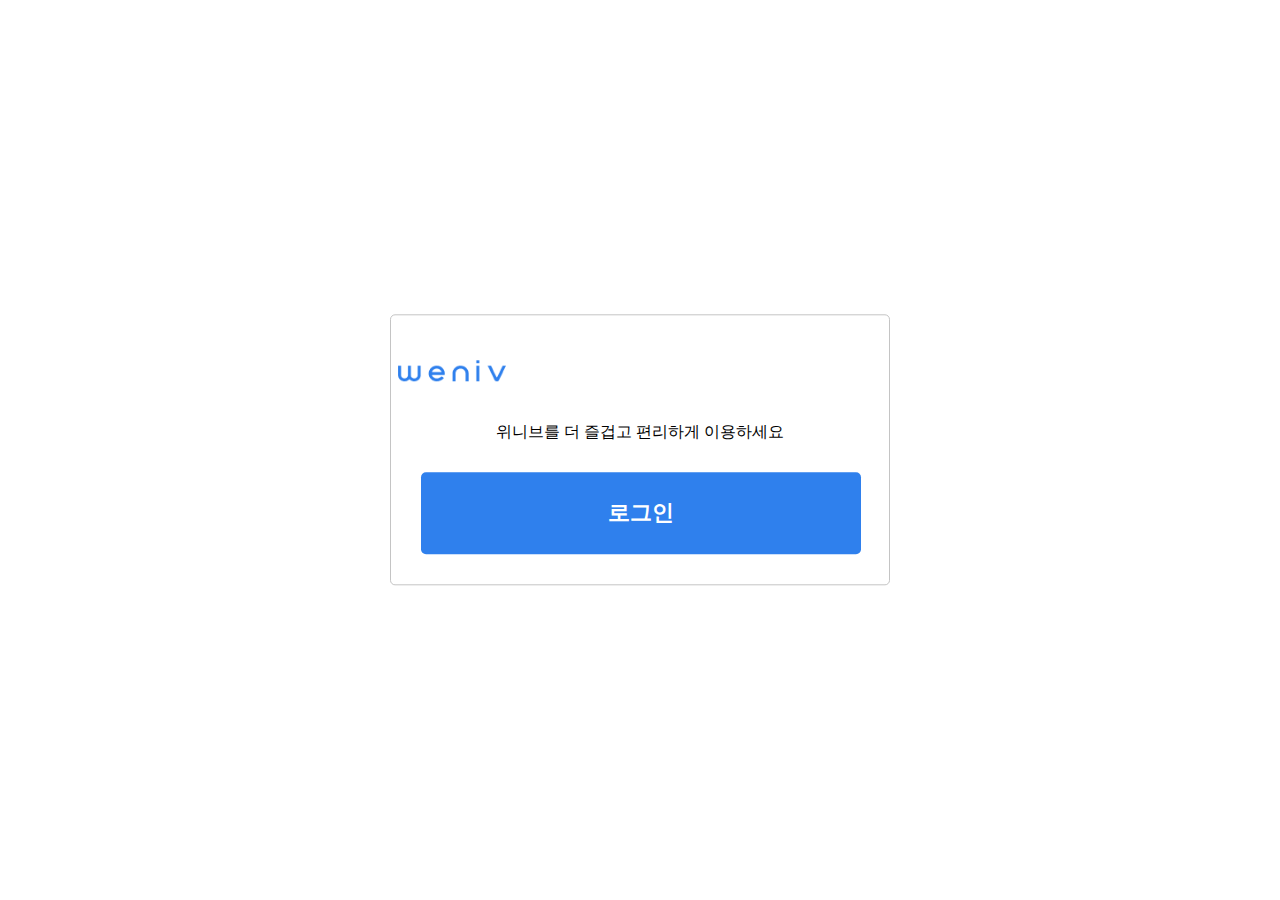
<file: index.html>
<!DOCTYPE html>
<html lang="ko">
<head>
    <meta charset="UTF-8">
    <meta http-equiv="X-UA-Compatible" content="IE=edge">
    <meta name="viewport" content="width=device-width, initial-scale=1.0">
    <title>login_page</title>

    <link href='https://spoqa.github.io/spoqa-han-sans/css/SpoqaHanSansNeo.css' rel='stylesheet' type='text/css'>
    <link rel="stylesheet" href="./login/reset.css">
    <link rel="stylesheet" href="login/login.css">


</head>
<body>
    <article class="login-wrap">
        <h2 class="blind">위니브 로그인</h2>
        <img src="./login/images/weniv-logo_blue.png" alt="위니브 로고">
        <p>위니브를 더 즐겁고 편리하게 이용하세요</p>
        <a href="./input-snsLogin/index.html">로그인</a>
    </article>
</body>
</html>
</file>
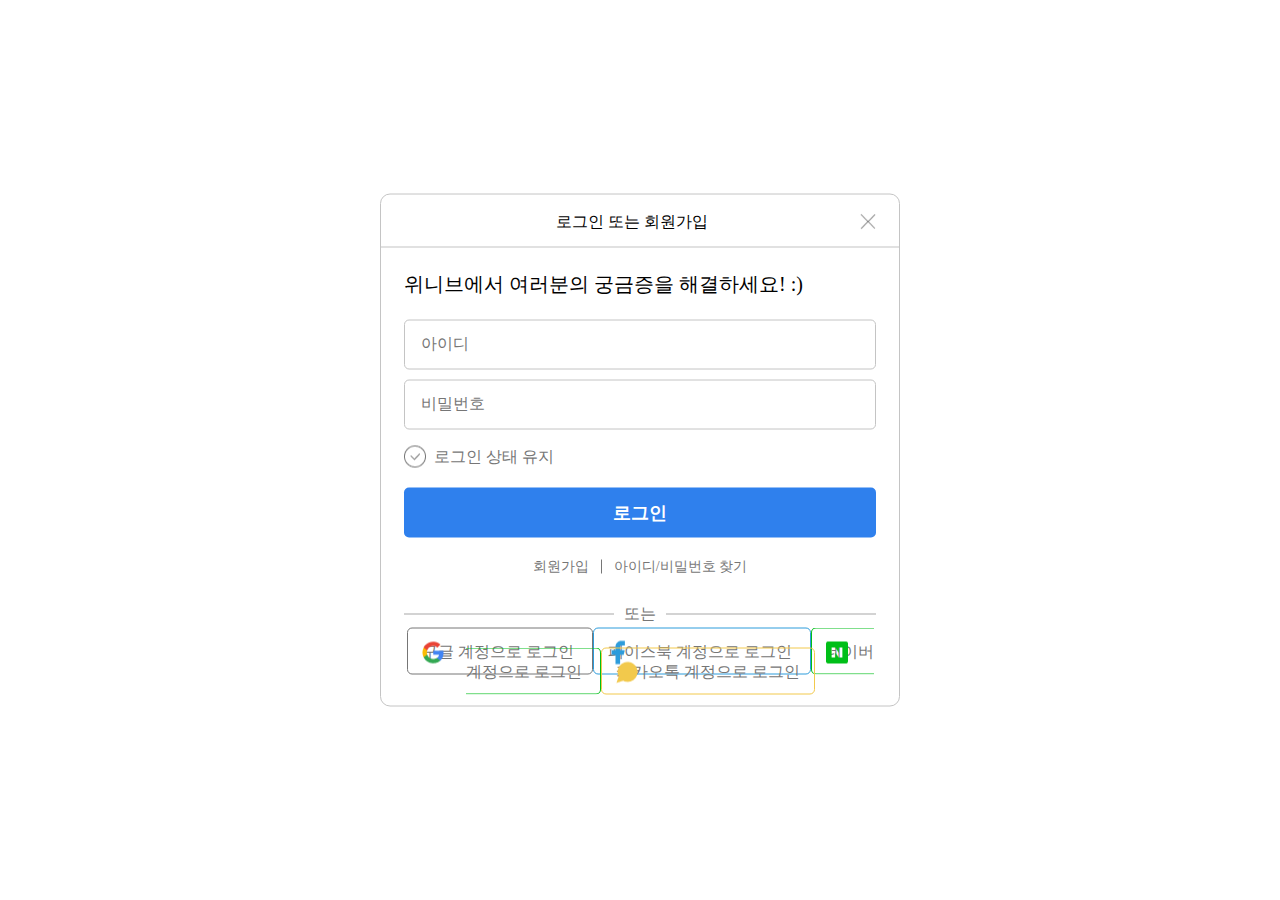
<file: input-snsLogin/index.html>
<!DOCTYPE html>
<html lang="ko">
<head>
    <meta charset="UTF-8">
    <meta http-equiv="X-UA-Compatible" content="IE=edge">
    <meta name="viewport" content="width=device-width, initial-scale=1.0">
    <title>login_modal</title>
    <link href='https://spoqa.github.io/spoqa-han-sans/css/SpoqaHanSansNeo.css' rel='stylesheet' type='text/css'>

    <link rel="stylesheet" href="input_snsLogin.css">
    <link rel="stylesheet" href="reset.css">
</head>
<body>
    <article class="cont-login" id="cont-login">
        <div class="cont-head">
            <h2 class="tit-head">로그인 또는 회원가입</h2>
            <img class="close-head" src="./images/close.png" alt="close" onclick="closeBtn();">
        </div>

        <div class="cont-input">
            <p class="info-input">위니브에서 여러분의 궁금증을 해결하세요! :)</p>
            <form action="#none" method="post" onsubmit="loginValidate();">
                <input class="inputId-input" type="text" name="memberId" id="memberId" maxlength='15' placeholder="아이디">
                <p id="checkId"></p>
                <input class="inputPw-input" type="password"  name="memberPw" id="memberPw" maxlength='15' placeholder="비밀번호">
                <p id="checkMember"></p>
                <div class="status-input">
                    <img id="img-status" src="./images/icon_check_empty.png" alt="" onclick="checkIcon()"> 
                    로그인 상태 유지
                </div>
                <button class="btn-input">로그인</button>
            </form>
            <div class="cont-find">
                <a class="signup-find" href="#none">회원가입</a>
                <a href="#none">아이디/비밀번호 찾기</a>
            </div>
        </div>

        <div class="cont-snsLogin">
            <div class="tit-snsLogin">또는</div>
                
            <a class="icon google-snsLogin" href="javascript:void(0);">
                구글 계정으로 로그인
            </a>
            <a class="icon fbook-snsLogin" href="javascript:void(0);">
                페이스북 계정으로 로그인
            </a>
            <a class="icon naver-snsLogin" href="javascript:void(0);">
                네이버 계정으로 로그인
            </a>
            <a class="icon kakao-snsLogin" href="javascript:void(0);">
                카카오톡 계정으로 로그인
            </a>
        </div>
    </article>
    <script src="input_snsLogin.js"></script>
</body>
</html>
</file>
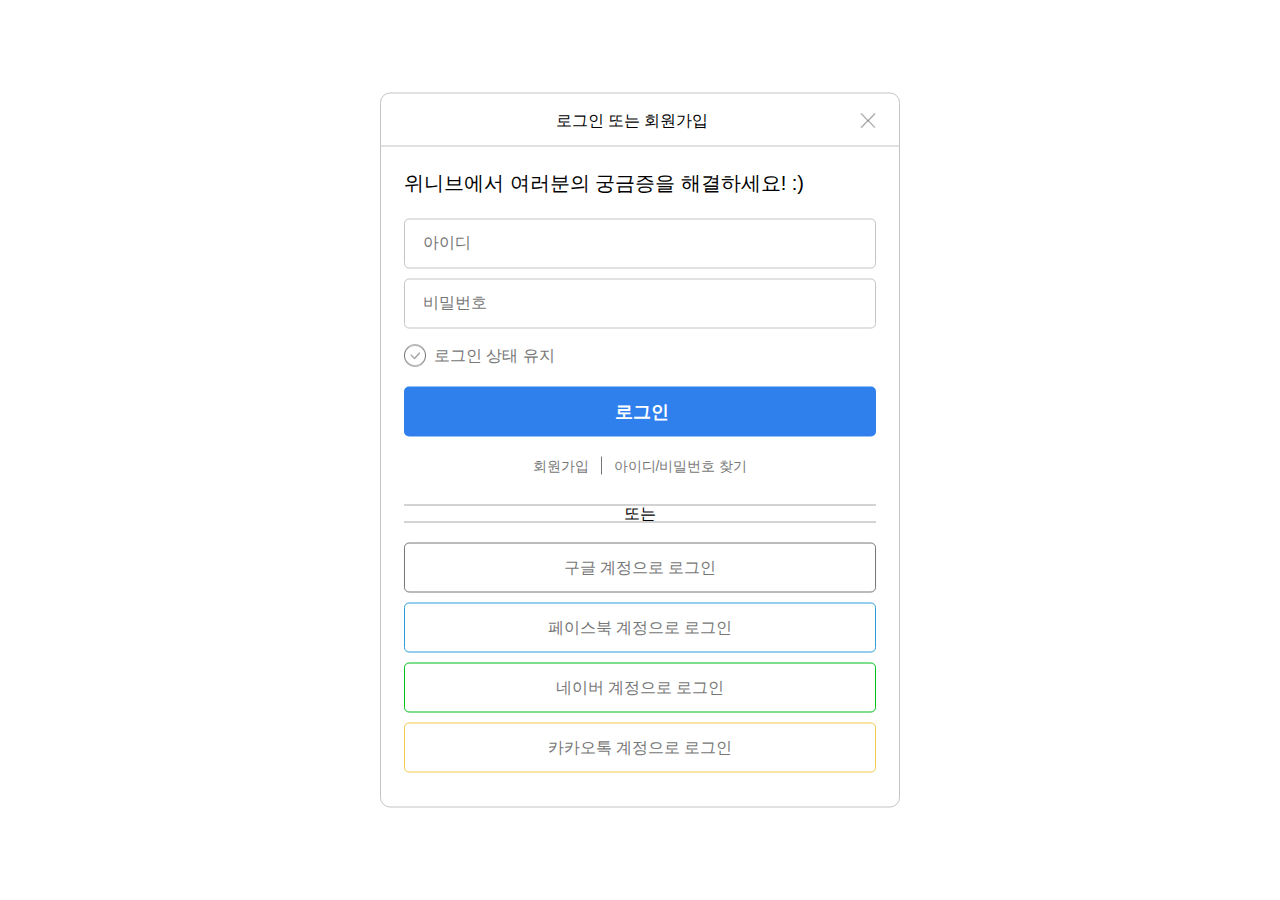
<file: 003_signup.html>
<!DOCTYPE html>
<html lang="ko">
<head>
    <meta charset="UTF-8">
    <meta http-equiv="X-UA-Compatible" content="IE=edge">
    <meta name="viewport" content="width=device-width, initial-scale=1.0">
    <title>login_modal</title>
    <link href='https://spoqa.github.io/spoqa-han-sans/css/SpoqaHanSansNeo.css' rel='stylesheet' type='text/css'>

    <link rel="stylesheet" href="003_signup.css">
    <link rel="stylesheet" href="reset.css">
</head>
<body>
    <article class="cont-login">
        <div class="cont-head">
            <h2 class="tit-head">로그인 또는 회원가입</h2>
            <img class="close-head" src="images/close.png" alt="close">
        </div>

        <div class="cont-input">
            <p class="info-input">위니브에서 여러분의 궁금증을 해결하세요! :)</p>
            <input class="inputId-input" type="text" name="memberId" id="memberId" placeholder="아이디">
            <input class="inputPw-input" type="password" name="memberPw" id="memberPw" placeholder="비밀번호">
            <div class="status-input">
                <img id="img-status" src="images/icon_check_empty.png" alt="" onclick="checkIcon()">
                로그인 상태 유지
            </div>
            <a class="btn-input" href="#none">로그인</a>
            <div class="cont-find">
                <a class="signup-find" href="#none">회원가입</a>
                <a href="#none">아이디/비밀번호 찾기</a>
            </div>
        </div>

        <div class="cont-snsLogin">
            <p class="tit-snsLogin">또는</p>
            <a class="google-snsLogin" href="">
                구글 계정으로 로그인
            </a>
            <a class="fbook-snsLogin" href="">
                페이스북 계정으로 로그인
            </a>
            <a class="naver-snsLogin" href="">
                네이버 계정으로 로그인
            </a>
            <a class="kakao-snsLogin" href="">
                카카오톡 계정으로 로그인
            </a>
        </div>
    </article>
    <script src="003_signup.js"></script>
</body>
</html>
</file>
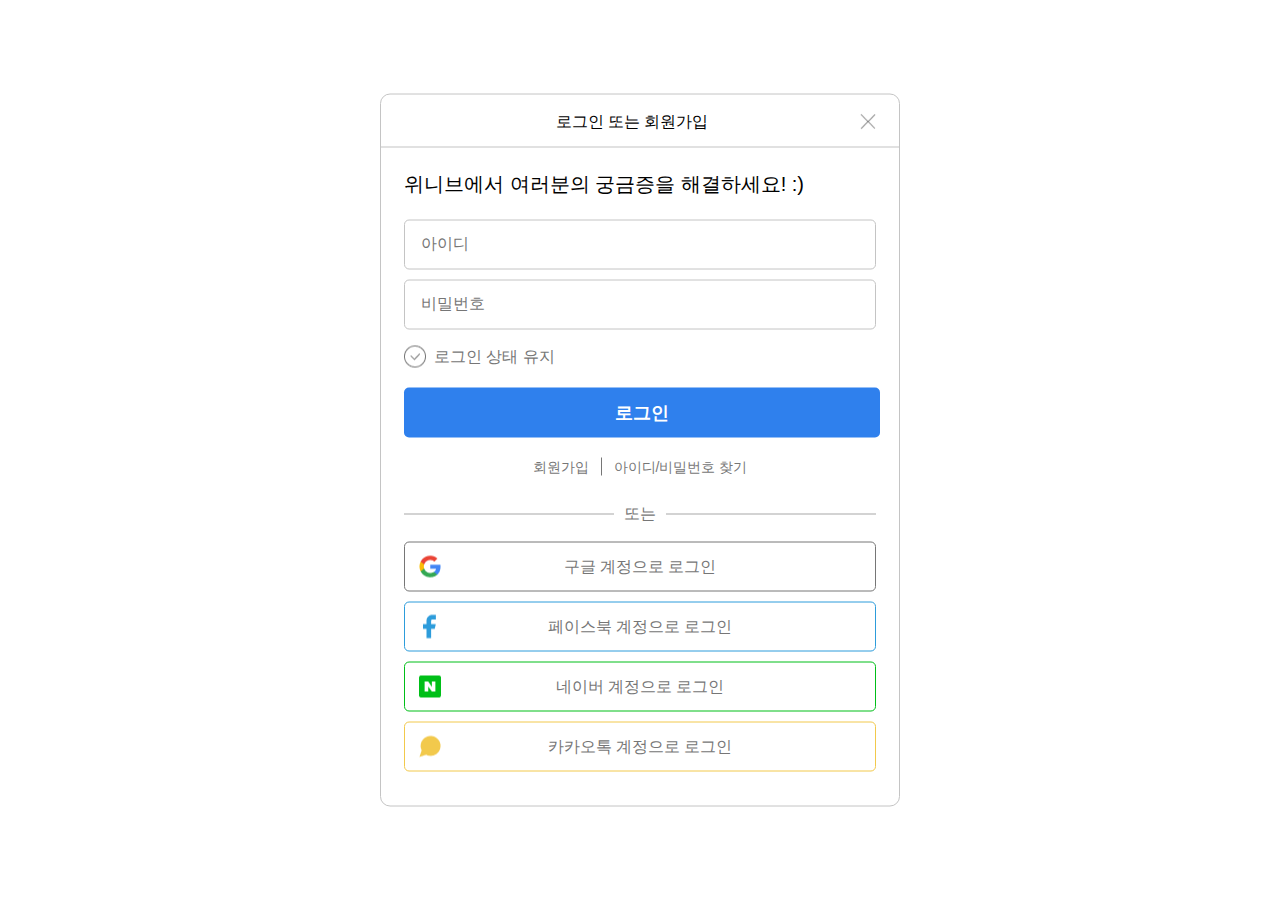
<file: input_snsLogin.html>
<!DOCTYPE html>
<html lang="ko">
<head>
    <meta charset="UTF-8">
    <meta http-equiv="X-UA-Compatible" content="IE=edge">
    <meta name="viewport" content="width=device-width, initial-scale=1.0">
    <title>login_modal</title>
    <link href='https://spoqa.github.io/spoqa-han-sans/css/SpoqaHanSansNeo.css' rel='stylesheet' type='text/css'>

    <link rel="stylesheet" href="input_snsLogin.css">
    <link rel="stylesheet" href="reset.css">
</head>
<body>
    <article class="cont-login" id="cont-login">
        <div class="cont-head">
            <h2 class="tit-head">로그인 또는 회원가입</h2>
            <img class="close-head" src="images/close.png" alt="close" onclick="closeBtn();">
        </div>

        <div class="cont-input">
            <p class="info-input">위니브에서 여러분의 궁금증을 해결하세요! :)</p>
            <form action="./" method="post" onsubmit="loginValidate();">
                <input class="inputId-input" type="text" name="memberId" id="memberId" maxlength='15' placeholder="아이디">
                <p id="checkId"></p>
                <input class="inputPw-input" type="password"  name="memberPw" id="memberPw" maxlength='15' placeholder="비밀번호">
                <p id="checkMember"></p>
                <div class="status-input">
                    <img id="img-status" src="images/icon_check_empty.png" alt="" onclick="checkIcon()"> 
                    로그인 상태 유지
                </div>
                <button class="btn-input">로그인</button>
            </form>
            <div class="cont-find">
                <a class="signup-find" href="#none">회원가입</a>
                <a href="#none">아이디/비밀번호 찾기</a>
            </div>
        </div>

        <div class="cont-snsLogin">
            <div class="tit-snsLogin">또는</div>
                
            <a class="google-snsLogin" href="#none">
                구글 계정으로 로그인
            </a>
            <a class="fbook-snsLogin" href="#none">
                페이스북 계정으로 로그인
            </a>
            <a class="naver-snsLogin" href="#none">
                네이버 계정으로 로그인
            </a>
            <a class="kakao-snsLogin" href="#none">
                카카오톡 계정으로 로그인
            </a>
        </div>
    </article>
    <script src="input_snsLogin.js"></script>
</body>
</html>
</file>
<file: input-snsLogin/input_snsLogin.css>
* {
    font-family: 'Spoqa Han Sans Neo', 'sans-serif';
}

button{
	all: unset; 
}

:root {
    --border-color : #C4C4C4;
    --text-color : #767676;
}

.cont-login {
    width: 520px;
    position: absolute;
    transform: translate(-50%, -50%);
    top: 50%;
    left: 50%;
    border: 1px solid var(--border-color);
    border-radius: 10px;
    box-sizing: border-box;
    background: #FFFFFF;
}

.cont-head {
    text-align: center;
    padding: 19px 23px 17px;
    border-bottom: 1px solid var(--border-color);
}

.cont-head .tit-head {
    display: inline-block;
    font-size: 16px;
    font-weight: 500;
}

.cont-head .close-head {
    float: right; 
    width: 16px;
}

.cont-head .close-head:hover {
    cursor: pointer;
}

/* input 로그인 영역 */
.cont-input {
    padding: 26px 23px 30px;
}

.cont-input .info-input {
    font-size: 20px;
    font-weight: 500;
    margin: 0 0 26px 0;
}

.cont-input .inputId-input,  .cont-input .inputPw-input {
    display: block;
    width: 472px;
    height: 50px;
    outline: none;
    border: 1px solid var(--border-color);
    border-radius: 5px;
    box-sizing: border-box;
    padding: 15px 16px;
}    

.cont-input .inputId-input {
    margin-bottom: 10px;
} 

.cont-input .inputPw-input {
    margin-bottom: 16px;
} 

.cont-input .inputId-input::placeholder, .cont-input .inputPw-input::placeholder {
    font-weight: 400;
    font-size: 16px;
    color: var(--text-color);
}

.cont-input.img-status:hover, .cont-input.btn-input:hover {
    cursor: pointer;
}

/* <a> common  */
.cont-input a, .cont-find a , .cont-snsLogin a{
    text-decoration: none;
}

.cont-input .status-input {
    display: flex;
    align-items: center;
    font-weight: 500;
    font-size: 16px;
    line-height: 20px;
    color: var(--text-color);
    margin-bottom: 20px;
}

.cont-input .status-input img {
    width: 22px;
    margin-right: 8px;
} 

.cont-input .status-input img:hover {
    cursor: pointer;
}

.cont-input .btn-input {
    padding: 14px 209px;
    background: #2F80ED;
    border-radius: 5px;
    margin-bottom: 20px;
    font-style: normal;
    font-weight: 700;
    font-size: 18px;
    line-height: 22px;
    color: #ffffff;

    outline: none;
}

.cont-find {
    display: flex;
    justify-content: center;
    font-weight: 400;
    font-size: 14px;
    line-height: 18px;
}

.cont-find a{
    color: var(--text-color);

}

.cont-find a:hover{
    text-decoration: underline;
    text-underline-position: under;
}

.cont-find .signup-find::after {
    content: '';
    float: right;
    display: block;
    width: 1px;
    height: 14px;
    background-color: var(--text-color);
    margin: 2px 12px;
}

.cont-snsLogin {
    text-align: center;
    padding: 0 23px 24px;
    color: var(--text-color);
}

.cont-snsLogin .tit-snsLogin {
    display: flex;
    flex-basis: 100%;
    align-items: center;
    margin-bottom: 20px;
}

.cont-snsLogin .tit-snsLogin::before, .cont-snsLogin .tit-snsLogin::after {
    content: "";
    display: block;
	background-color: rgba(0, 0, 0, 0.35);
	height: 1px;
    flex-grow: 1;
}

.cont-snsLogin .tit-snsLogin::before {
    margin: 0 10px 0 0 ;
}

.cont-snsLogin .tit-snsLogin::after {
    margin: 0 0 0 10px;
}

/* snsLogin btn area */
.cont-snsLogin > a:nth-child(n+1){
    position: relative;
    font-style: normal;
    font-weight: 500;
    font-size: 16px;
    line-height: 20px;
    color: var(--text-color);
    padding: 14px;
    margin-bottom: 10px;
    box-sizing: border-box;
    border-radius: 5px; 
} 

.cont-snsLogin > a:hover{
    text-decoration: underline;
    text-underline-position: under;
} 


.cont-snsLogin .google-snsLogin {
    border: 1px solid #767676;
} 

.cont-snsLogin .fbook-snsLogin {
    border: 1px solid #2D9CDB;
} 

.cont-snsLogin .naver-snsLogin {
    border: 1px solid #00BF18;
} 

.cont-snsLogin .kakao-snsLogin {
    border: 1px solid #F2C94C;;
    margin-bottom: 0;
}

.cont-snsLogin a::before {
    position : absolute;
    width: 28px;
    top: 10px;
    left: 11px;
}
.cont-snsLogin .google-snsLogin::before {
    content: url(images/Google__G__Logo\ 1\ .png);
}
.cont-snsLogin .fbook-snsLogin::before {
    content: url(images/facebook\ \(1\).png);
}

.cont-snsLogin .naver-snsLogin::before {
    content: url(images/naver-logo.png);
}
.cont-snsLogin .kakao-snsLogin::before {
    content: url(images/message-circle.png);
}






/* js용 클래스 */
.cont-input .input-validate {
    font-family: 'Spoqa Han Sans Neo';
    font-style: normal;
    font-weight: 400;
    font-size: 14px;
    line-height: 18px;
    display: flex;
    align-items: center;
    color: #F4492E;
}
</file>
<file: 003_signup.css>
* {
    font-family: 'Spoqa Han Sans Neo', 'sans-serif';
}


:root {
    --border-color : #C4C4C4;
    --text-color : #767676;
}

.cont-login {
    width: 520px;
    position: absolute;
    transform: translate(-50%, -50%);
    top: 50%;
    left: 50%;
    border: 1px solid var(--border-color);
    border-radius: 10px;
    box-sizing: border-box;
    background: #FFFFFF;
}

.cont-head {
    text-align: center;
    padding: 19px 23px 17px;
    border-bottom: 1px solid var(--border-color);
}

.cont-head .tit-head {
    display: inline-block;
    font-size: 16px;
    font-weight: 500;
}

.cont-head .close-head {
    float: right; 
    width: 16px;
}

.cont-head .close-head:hover {
    cursor: pointer;
    
}

/* input 로그인 영역 */
.cont-input {
    padding: 26px 23px 30px;
}

.cont-input .info-input {
    font-size: 20px;
    font-weight: 500;
    margin: 0 0 26px 0;
}

.cont-input .inputId-input,  .cont-input .inputPw-input {
    display: block;
    width: 472px;
    height: 50px;
    outline: none;
    border: 1px solid var(--border-color);
    border-radius: 5px;
    box-sizing: border-box;
}    

.cont-input .inputId-input {
    margin-bottom: 10px;
} 

.cont-input .inputPw-input {
    margin-bottom: 16px;
} 

.cont-input .inputId-input::placeholder, .cont-input .inputPw-input::placeholder {
    padding: 15px 16px;
    font-weight: 400;
    font-size: 16px;
    color: var(--text-color);
}

/* <a> common  */
.cont-input a, .cont-find a , .cont-snsLogin a{
    text-decoration: none;
}

.cont-input .status-input {
    display: flex;
    align-items: center;
    font-weight: 500;
    font-size: 16px;
    line-height: 20px;
    color: var(--text-color);
    margin-bottom: 20px;
}

.cont-input .status-input img {
    width: 22px;
    margin-right: 8px;
} 

.cont-input .btn-input {
    padding: 14px 211px;
    background: #2F80ED;
    border-radius: 5px;
    margin-bottom: 20px;
    font-style: normal;
    font-weight: 700;
    font-size: 18px;
    line-height: 22px;
    color: #ffffff;
}

.cont-find {
    display: flex;
    justify-content: center;
    font-weight: 400;
    font-size: 14px;
    line-height: 18px;
}

.cont-find a{
    color: var(--text-color);

}

.cont-find .signup-find::after {
    content: '';
    float: right;
    display: block;
    width: 1px;
    height: 18px;
    background-color: var(--text-color);
    margin: 0 12px;
}

.cont-snsLogin {
    text-align: center;
    padding: 0 23px 24px;
}

.cont-snsLogin .tit-snsLogin {
    margin-bottom: 20px;
}
/* 수정필요 */
.cont-snsLogin .tit-snsLogin::before, .cont-snsLogin .tit-snsLogin::after {
    content: "";
    display: block;
	background-color: rgba(0, 0, 0, 0.35);
	height: 1px;
}

.cont-snsLogin > a:nth-child(n+1){
    font-style: normal;
    font-weight: 500;
    font-size: 16px;
    line-height: 20px;
    color: var(--text-color);
    padding: 14px;
    margin-bottom: 10px;
    box-sizing: border-box;
    border-radius: 5px;
} 

.cont-snsLogin .google-snsLogin {
    border: 1px solid #767676;
} 

.cont-snsLogin .fbook-snsLogin {
    border: 1px solid #2D9CDB;
} 

.cont-snsLogin .naver-snsLogin {
    border: 1px solid #00BF18;
} 

.cont-snsLogin .kakao-snsLogin {
    border: 1px solid #F2C94C;;
    margin-bottom: 0;
}
</file>
<file: input_snsLogin.css>
* {
    font-family: 'Spoqa Han Sans Neo', 'sans-serif';
}

button{
	all: unset; 
}

:root {
    --border-color : #C4C4C4;
    --text-color : #767676;
}

.cont-login {
    width: 520px;
    position: absolute;
    transform: translate(-50%, -50%);
    top: 50%;
    left: 50%;
    border: 1px solid var(--border-color);
    border-radius: 10px;
    box-sizing: border-box;
    background: #FFFFFF;
}

.cont-head {
    text-align: center;
    padding: 19px 23px 17px;
    border-bottom: 1px solid var(--border-color);
}

.cont-head .tit-head {
    display: inline-block;
    font-size: 16px;
    font-weight: 500;
}

.cont-head .close-head {
    float: right; 
    width: 16px;
}

.cont-head .close-head:hover {
    cursor: pointer;
}

/* input 로그인 영역 */
.cont-input {
    padding: 26px 23px 30px;
}

.cont-input .info-input {
    font-size: 20px;
    font-weight: 500;
    margin: 0 0 26px 0;
}

.cont-input .inputId-input,  .cont-input .inputPw-input {
    display: block;
    width: 472px;
    height: 50px;
    outline: none;
    border: 1px solid var(--border-color);
    border-radius: 5px;
    box-sizing: border-box;
    padding: 15px 16px;
}    

.cont-input .inputId-input {
    margin-bottom: 10px;
} 

.cont-input .inputPw-input {
    margin-bottom: 16px;
} 

.cont-input .inputId-input::placeholder, .cont-input .inputPw-input::placeholder {
    font-weight: 400;
    font-size: 16px;
    color: var(--text-color);
}

.cont-input.img-status:hover, .cont-input.btn-input:hover {
    cursor: pointer;
}

/* <a> common  */
.cont-input a, .cont-find a , .cont-snsLogin a{
    text-decoration: none;
}

.cont-input .status-input {
    display: flex;
    align-items: center;
    font-weight: 500;
    font-size: 16px;
    line-height: 20px;
    color: var(--text-color);
    margin-bottom: 20px;
}

.cont-input .status-input img {
    width: 22px;
    margin-right: 8px;
} 

.cont-input .btn-input {
    padding: 14px 211px;
    background: #2F80ED;
    border-radius: 5px;
    margin-bottom: 20px;
    font-style: normal;
    font-weight: 700;
    font-size: 18px;
    line-height: 22px;
    color: #ffffff;

    outline: none;
}

.cont-find {
    display: flex;
    justify-content: center;
    font-weight: 400;
    font-size: 14px;
    line-height: 18px;
}

.cont-find a{
    color: var(--text-color);

}

.cont-find .signup-find::after {
    content: '';
    float: right;
    display: block;
    width: 1px;
    height: 18px;
    background-color: var(--text-color);
    margin: 0 12px;
}

.cont-snsLogin {
    text-align: center;
    padding: 0 23px 24px;
    color: var(--text-color);
}

.cont-snsLogin .tit-snsLogin {
    display: flex;
    flex-basis: 100%;
    align-items: center;
    margin-bottom: 20px;
}

.cont-snsLogin .tit-snsLogin::before, .cont-snsLogin .tit-snsLogin::after {
    content: "";
    display: block;
	background-color: rgba(0, 0, 0, 0.35);
	height: 1px;
    flex-grow: 1;
}

.cont-snsLogin .tit-snsLogin::before {
    margin: 0 10px 0 0 ;
}

.cont-snsLogin .tit-snsLogin::after {
    margin: 0 0 0 10px;
}

/* snsLogin btn area */
.cont-snsLogin > a:nth-child(n+1){
    position: relative;
    font-style: normal;
    font-weight: 500;
    font-size: 16px;
    line-height: 20px;
    color: var(--text-color);
    padding: 14px;
    margin-bottom: 10px;
    box-sizing: border-box;
    border-radius: 5px; 
} 


.cont-snsLogin .google-snsLogin {
    border: 1px solid #767676;
} 

.cont-snsLogin .fbook-snsLogin {
    border: 1px solid #2D9CDB;
} 

.cont-snsLogin .naver-snsLogin {
    border: 1px solid #00BF18;
} 

.cont-snsLogin .kakao-snsLogin {
    border: 1px solid #F2C94C;;
    margin-bottom: 0;
}

.cont-snsLogin a::before {
    position : absolute;
    width: 28px;
    top: 10px;
    left: 11px;
}
.cont-snsLogin .google-snsLogin::before {
    content: url(images/Google__G__Logo\ 1\ .png);
}
.cont-snsLogin .fbook-snsLogin::before {
    content: url(images/facebook\ \(1\).png);
}

.cont-snsLogin .naver-snsLogin::before {
    content: url(images/naver-logo.png);
}
.cont-snsLogin .kakao-snsLogin::before {
    content: url(images/message-circle.png);
}



/* js용 클래스 */
.cont-input .input-validate {
    font-family: 'Spoqa Han Sans Neo';
font-style: normal;
font-weight: 400;
font-size: 14px;
line-height: 18px;
/* identical to box height */

display: flex;
align-items: center;

color: #F4492E;
}
</file>
<file: login/login.css>
html,body,div,span,p,
a,img,article {
    margin: 0;
    padding: 0;
    border: 0;
    font-size: 100%;
    font: inherit;
}

/* HTML5 display-role reset for older browsers */
article {
    display: block;
}

body {
    line-height: 1;
}

* {
    font-family: 'Spoqa Han Sans Neo', 'sans-serif';
}

.blind {
    position: absolute;
    clip: rect(0 0 0 0);
    width: 1px;
    height: 1px;
    margin: -1px;
    overflow: hidden;
}

.login-wrap {
    left: 50%;
    position: absolute;
    top: 50%;
    transform: translate(-50%, -50%);
    border: 1px solid #C4C4C4;
    border-radius: 5px;
    width: 500px;
    text-align: center;
    box-sizing: border-box;
    background-color: #ffffff;
}

.login-wrap img {
    margin-top: 38px;
    margin-bottom: 36px;
    width: 122px;
}

.login-wrap p {
    font-size: 16px;
    font-weight: 400;
    margin-bottom: 32px;
}

.login-wrap a {
    display: block;
    text-decoration: none;
    color: white;
    margin: 30px;
    width: 440px;
    padding: 30px 0;
    font-weight: 700;
    font-size: 22px;
    background: #2F80ED;
    border-radius: 5px;
}
</file>
